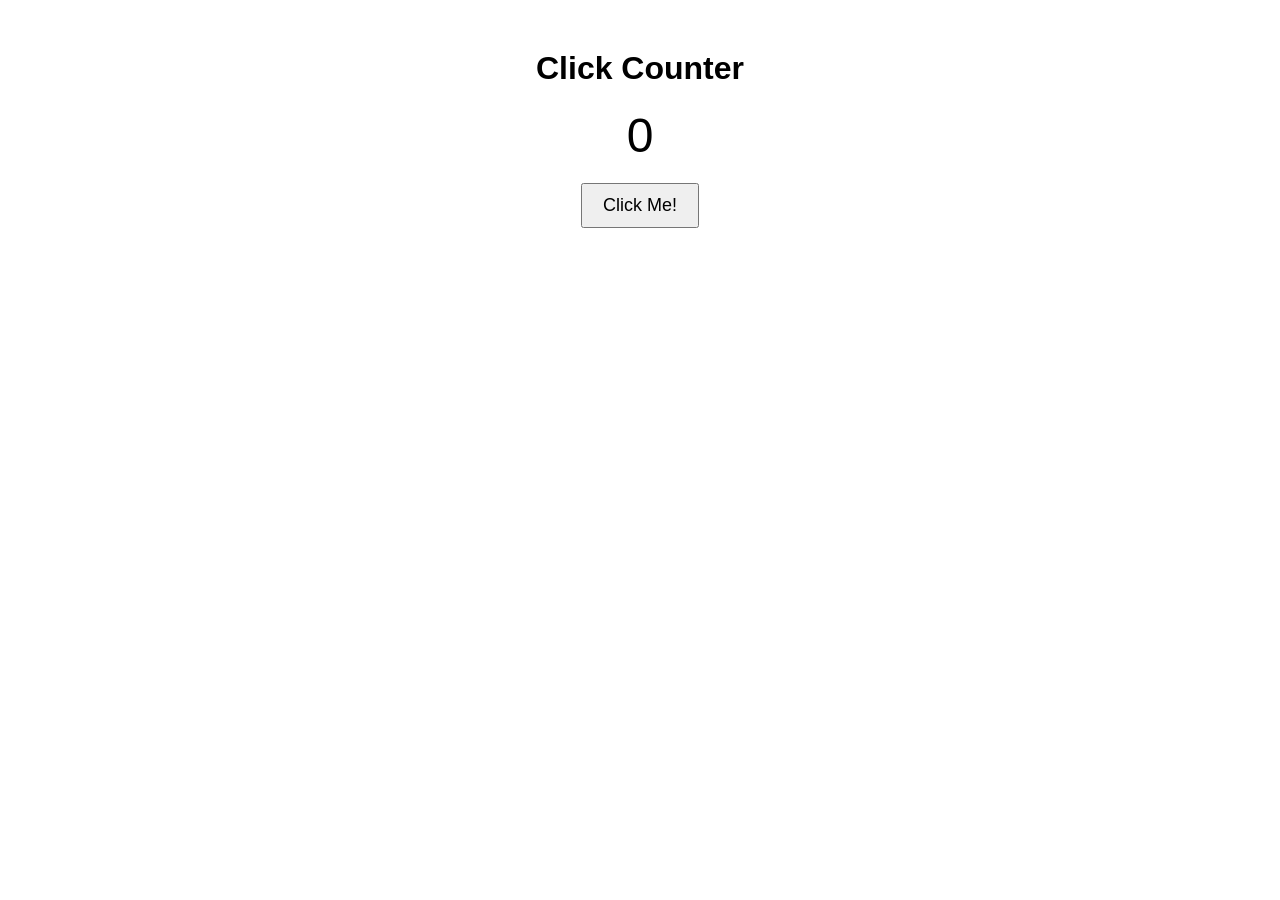
<file: Laboratorul 1/index.html>
<!DOCTYPE html>
<html lang="en">
<head>
  <meta charset="UTF-8">
  <title>Click Counter</title>
  <link rel="stylesheet" href="main.css">
</head>
<body>

  <h1>Click Counter</h1>
  <div id="count">0</div>
  <button id="btn">Click Me!</button>

  <script src="main.js"></script>
</body>
</html>
</file>
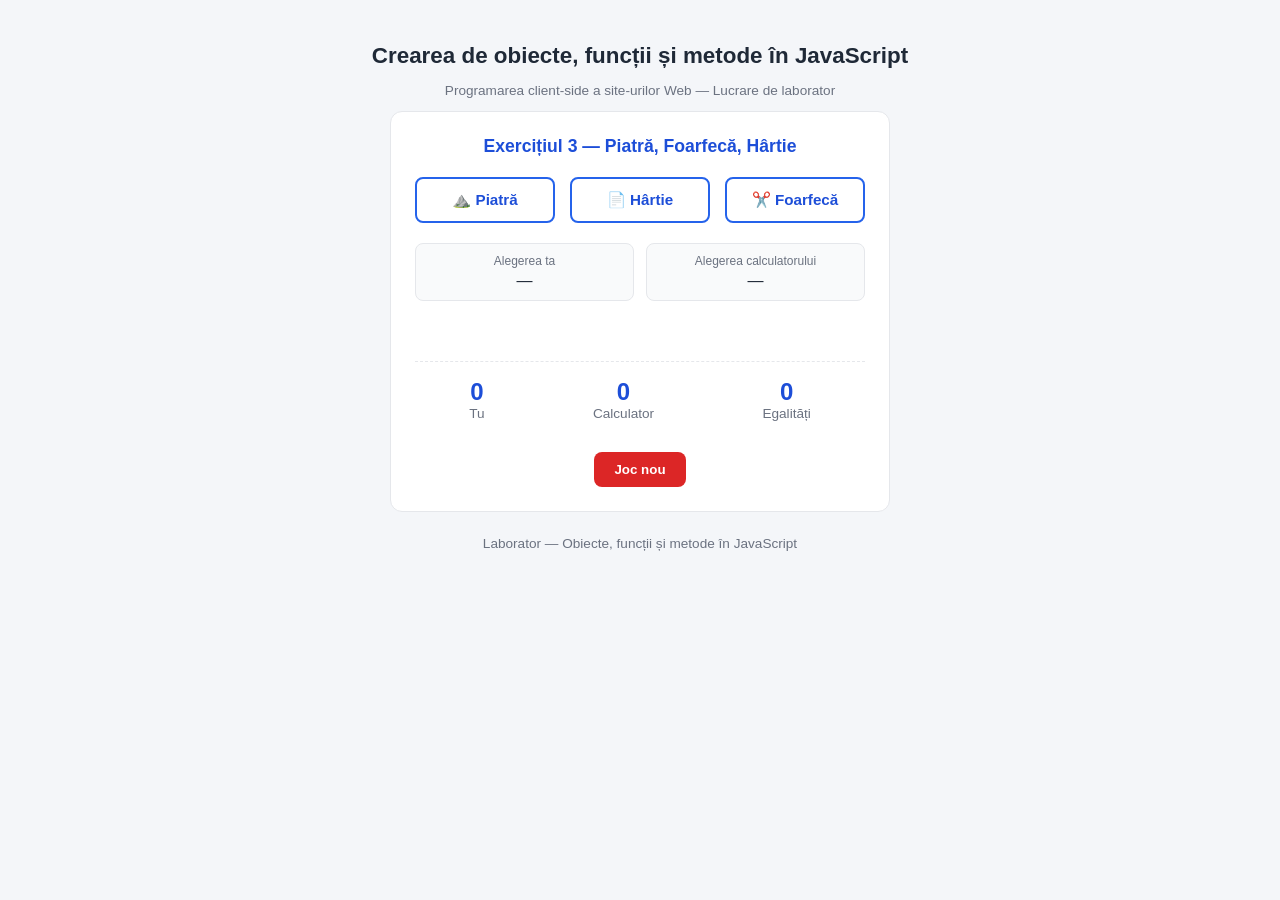
<file: Laboratorul 3/index.html>
<!DOCTYPE html>
<html lang="ro">
<head>
  <meta charset="UTF-8">
  <meta name="viewport" content="width=device-width, initial-scale=1.0">
  <title>Lucrare de laborator — Obiecte, funcții și metode în JavaScript</title>
  <link rel="stylesheet" href="style.css">
</head>
<body>

<h1>Crearea de obiecte, funcții și metode în JavaScript</h1>
<p class="subtitle">Programarea client-side a site-urilor Web — Lucrare de laborator</p>

<div class="container">

  <div class="card">
    <h2>Exercițiul 3 — Piatră, Foarfecă, Hârtie</h2>  

    <div class="choices">
      <button class="choice-btn" id="btn-piatra" data-alegere="piatra">⛰️ Piatră</button>
      <button class="choice-btn" id="btn-hartie" data-alegere="hartie">📄 Hârtie</button>
      <button class="choice-btn" id="btn-foarfeca" data-alegere="foarfeca">✂️ Foarfecă</button>
    </div>

    <div class="rezultat-rundei">
      <div>
        <span class="label">Alegerea ta</span>
        <span id="alegere-utilizator">—</span>
      </div>
      <div>
        <span class="label">Alegerea calculatorului</span>
        <span id="alegere-calculator">—</span>
      </div>
    </div>

    <p id="mesaj-runda"></p>

    <div class="scor">
      <div class="scor-item">
        <div class="valoare" id="scor-player">0</div>
        <div class="eticheta">Tu</div>
      </div>
      <div class="scor-item">
        <div class="valoare" id="scor-calculator">0</div>
        <div class="eticheta">Calculator</div>
      </div>
      <div class="scor-item">
        <div class="valoare" id="scor-egalitati">0</div>
        <div class="eticheta">Egalități</div>
      </div>
    </div>

    <p id="mesaj-conducere"></p>
    <p id="mesaj-castigator"></p>

    <div class="actions">
      <button id="btn-reset">Joc nou</button>
    </div>
  </div>

</div>

<footer>Laborator — Obiecte, funcții și metode în JavaScript</footer>

<script src="script.js"></script>
<style src="style.css"></style>
</body>
</html>
</file>
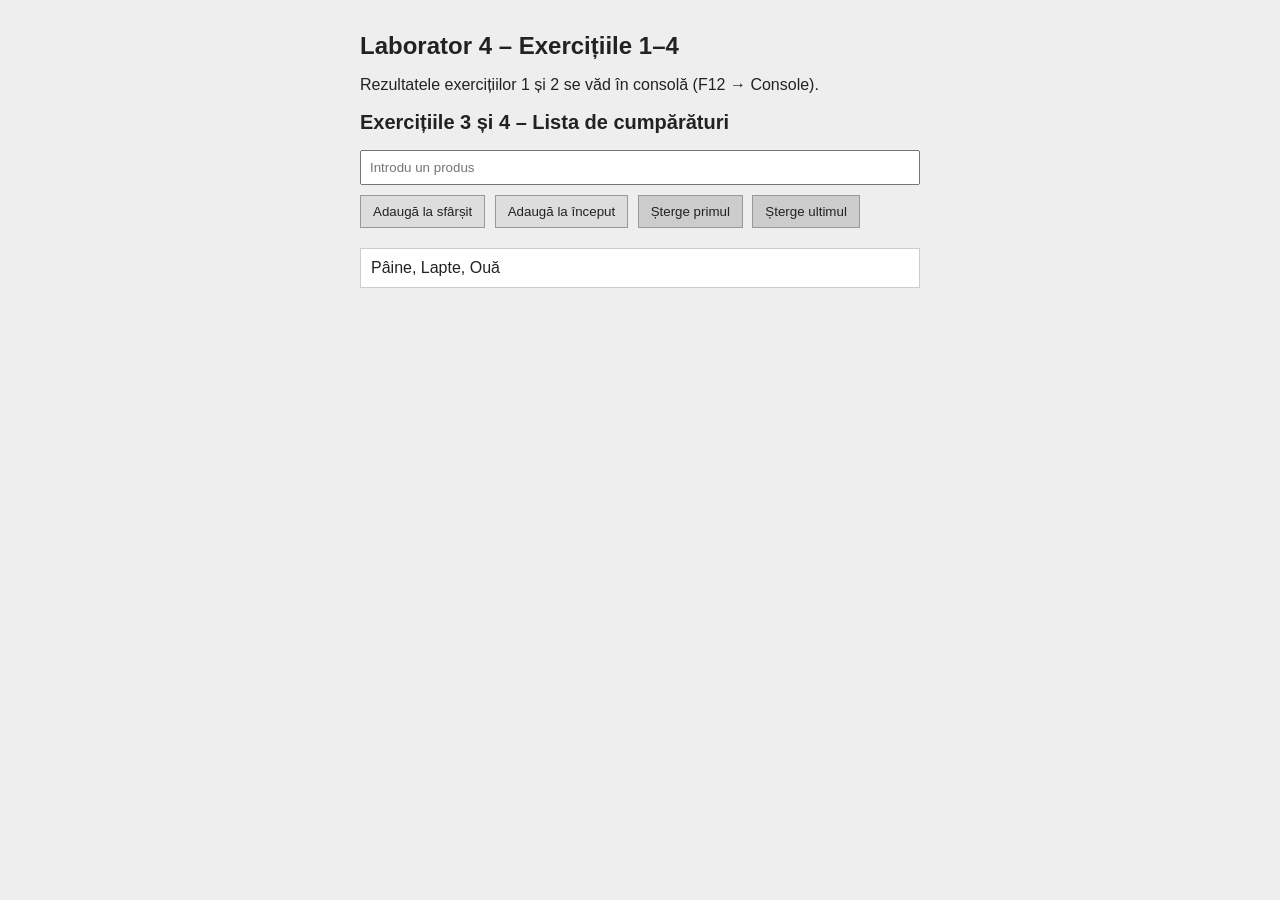
<file: Laboratorul 4/index.html>
<!DOCTYPE html>
<html lang="ro">
<head>
<meta charset="UTF-8">
<meta name="viewport" content="width=device-width, initial-scale=1">
<title>Laborator 4 - Exercițiile 1-4</title>
<link rel="stylesheet" href="style.css">
</head>
<body>
<h1>Laborator 4 – Exercițiile 1–4</h1>
<p>Rezultatele exercițiilor 1 și 2 se văd în consolă (F12 → Console).</p>

<h2>Exercițiile 3 și 4 – Lista de cumpărături</h2>
<input type="text" id="produs" placeholder="Introdu un produs">
<div>
  <button onclick="adaugaSfarsit()">Adaugă la sfârșit</button>
  <button onclick="adaugaInceput()">Adaugă la început</button>
  <button class="sterge" onclick="stergePrimul()">Șterge primul</button>
  <button class="sterge" onclick="stergeUltimul()">Șterge ultimul</button>
</div>
<div id="lista"></div>

<script src="script.js"></script>
</body>
</html>
</file>
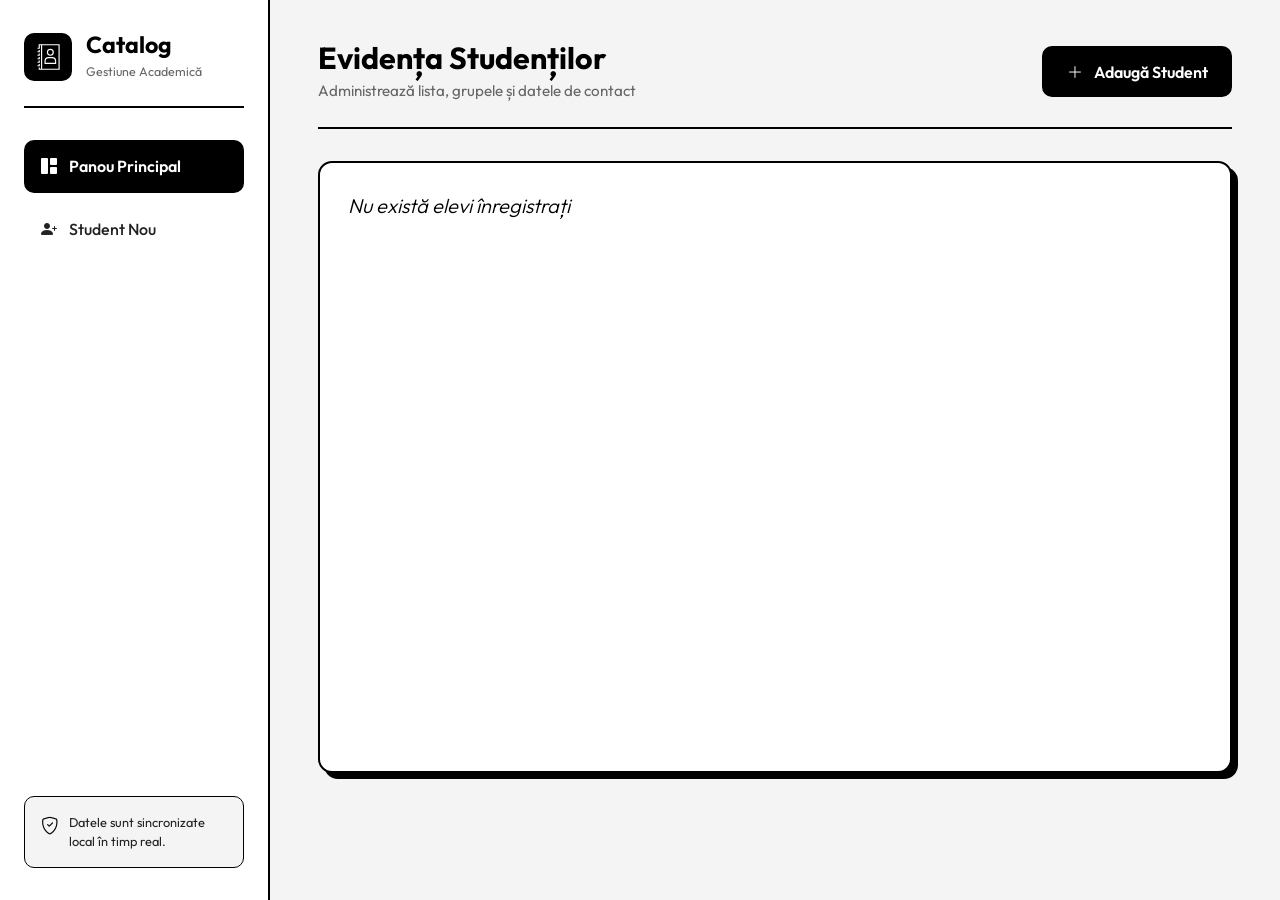
<file: Laboratorul 6/index.html>
<!DOCTYPE html>
<html lang="ro">
<head>
    <meta charset="UTF-8">
    <meta name="viewport" content="width=device-width, initial-scale=1.0">
    <title>Catalog Studenți</title>
    <link rel="stylesheet" href="https://cdn.jsdelivr.net/npm/bootstrap-icons@1.11.3/font/bootstrap-icons.min.css">
    <link href="https://cdn.jsdelivr.net/npm/bootstrap@5.3.3/dist/css/bootstrap.min.css" 
          rel="stylesheet" 
          integrity="sha384-QWTKZyjpPEjISv5WaRU9OFeRpok6YctnYmDr5pNlyT2bRjXh0JMhjY6hW+ALEwIH" 
          crossorigin="anonymous">
    <link rel="stylesheet" href="style.css">
</head>
<body>

    <div class="app-wrapper">
        <aside class="sidebar">
            <div class="brand-box">
                <div class="brand-icon">
                    <svg xmlns="http://www.w3.org/2000/svg" width="28" height="28" viewBox="0 0 24 24">
                        <path d="M4 4H3v1h2V2h1v20H5v-1H4v2h18V1H4zm3-2h14v20H7zM5 20H3v-1h1v-1h1zm0-6H3v-1h1v-1h1zm0-6H3V7h1V6h1zm0 
                        3H3v-1h1V9h1zm0 6H3v-1h1v-1h1zm10.5-5h-3A3.504 3.504 0 0 0 9 15.5V18h10v-2.5a3.504 3.504 0 0 0-3.5-3.5zm2.5 
                        5h-8v-1.5a2.503 2.503 0 0 1 2.5-2.5h3a2.503 2.503 0 0 1 2.5 2.5zm-4-6a3 3 0 1 0-3-3 3.003 3.003 0 0 0 3 
                        3zm0-5a2 2 0 1 1-2 2 2.002 2.002 0 0 1 2-2z"/>
                    </svg>
                </div>
                <div>
                    <h1 class="brand-title">Catalog</h1>
                    <span class="brand-subtitle">Gestiune Academică</span>
                </div>
            </div>

            <nav class="sidebar-nav">
                <a href="#" class="nav-item active">
                    <i class="bi bi-grid-1x2-fill"></i>
                    <span>Panou Principal</span>
                </a>
                <a href="#offcanvasAddStudent" class="nav-item" data-bs-toggle="modal" data-bs-target="#offcanvasAddStudent">
                    <i class="bi bi-person-plus-fill"></i>
                    <span>Student Nou</span>
                </a>
            </nav>

            <div class="sidebar-footer">
                <div class="info-card">
                    <i class="bi bi-shield-check"></i>
                    <p>Datele sunt sincronizate local în timp real.</p>
                </div>
            </div>
        </aside>

        <main class="main-panel">
            <header class="topbar">
                <div>
                    <h2 class="page-heading">Evidența Studenților</h2>
                    <p class="page-subheading">Administrează lista, grupele și datele de contact</p>
                </div>

                <button class="btn btn-primary btn-add-main" data-bs-toggle="modal" data-bs-target="#offcanvasAddStudent">
                    <i class="bi bi-plus-lg me-2"></i> Adaugă Student
                </button>
            </header>

            <section class="content-card">
                <div class="content"></div>
            </section>
        </main>
    </div>

    <div class="modal fade" id="offcanvasAddStudent" tabindex="-1" aria-labelledby="offcanvasAddStudentLabel" aria-hidden="true">
        <div class="modal-dialog modal-dialog-centered">
            <div class="modal-content custom-modal">
                <div class="modal-header">
                    <div>
                        <h5 class="modal-title" id="offcanvasAddStudentLabel">Adaugă un student</h5>
                        <small class="text-muted">Completează toate câmpurile obligatorii</small>
                    </div>
                    <button type="button" class="btn-close btn-close-white" data-bs-dismiss="modal" aria-label="Close"></button>
                </div>
                <div class="modal-body">
                    <form class="offcanvas-form">
                        <div class="row g-3">
                            <div class="col-md-6">
                                <label for="firstname" class="form-label">Prenume:</label>
                                <div id="firstnameDiv">
                                    <input class="form-control" id="firstname" placeholder="e.g. Mario">
                                    <p></p>
                                </div>
                            </div>
                            <div class="col-md-6">
                                <label for="lastname" class="form-label">Nume:</label>
                                <div id="lastnameDiv">
                                    <input class="form-control" id="lastname" placeholder="e.g. Benieto">
                                    <p></p>
                                </div>
                            </div>
                            <div class="col-md-5">
                                <label for="age" class="form-label">Vârsta:</label>
                                <div id="ageDiv">
                                    <input type="number" class="form-control" id="age" placeholder="e.g. 18">
                                    <p></p>
                                </div>
                            </div>
                            <div class="col-md-7">
                                <label for="class" class="form-label">Clasa:</label>
                                <div id="classDiv">
                                    <input class="form-control" id="class" placeholder="e.g. RTC-261">
                                    <p></p>
                                </div>
                            </div>
                            <div class="col-12">
                                <label for="email" class="form-label">Email-ul:</label>
                                <div id="emailDiv">
                                    <div class="input-group">
                                        <input type="email" class="form-control" id="email" placeholder="e.g. mario@example.com">
                                        <span class="input-group-text">@</span>
                                    </div>
                                    <p></p>
                                </div>
                            </div>
                        </div>

                        <div class="modal-footer-custom mt-4">
                            <button type="button" class="btn btn-cancel" data-bs-dismiss="modal">Anulează</button>
                            <button type="submit" class="btn btn-secondary" id="studentSubmit">Salvează Studentul</button>
                        </div>
                    </form>
                </div>
            </div>
        </div>
    </div>

    <div class="modal fade" id="offcanvasEditStudent" tabindex="-1" aria-labelledby="offcanvasEditStudentLabel" aria-hidden="true">
        <div class="modal-dialog modal-dialog-centered">
            <div class="modal-content custom-modal">
                <div class="modal-header">
                    <div>
                        <h5 class="modal-title" id="offcanvasEditStudentLabel">Editează datele studentului</h5>
                        <small class="text-muted">Actualizează informațiile selectate</small>
                    </div>
                    <button type="button" class="btn-close btn-close-white" data-bs-dismiss="modal" aria-label="Close"></button>
                </div>
                <div class="modal-body">
                    <form class="offcanvas-form">
                        <div class="row g-3">
                            <div class="col-md-6">
                                <label for="firstnameEdit" class="form-label">Prenume:</label>
                                <div id="firstnameEditDiv">
                                    <input class="form-control" id="firstnameEdit" placeholder="e.g. Mario">
                                    <p></p>
                                </div>
                            </div>
                            <div class="col-md-6">
                                <label for="lastnameEdit" class="form-label">Nume:</label>
                                <div id="lastnameEditDiv">
                                    <input class="form-control" id="lastnameEdit" placeholder="e.g. Benieto">
                                    <p></p>
                                </div>
                            </div>
                            <div class="col-md-5">
                                <label for="ageEdit" class="form-label">Vârsta:</label>
                                <div id="ageEditDiv">
                                    <input type="number" class="form-control" id="ageEdit" placeholder="e.g. 18">
                                    <p></p>
                                </div>
                            </div>
                            <div class="col-md-7">
                                <label for="classEdit" class="form-label">Clasa:</label>
                                <div id="classEditDiv">
                                    <input class="form-control" id="classEdit" placeholder="e.g. RTC-261">
                                    <p></p>
                                </div>
                            </div>
                            <div class="col-12">
                                <label for="emailEdit" class="form-label">Email-ul:</label>
                                <div id="emailEditDiv">
                                    <div class="input-group">
                                        <input type="email" class="form-control" id="emailEdit" placeholder="e.g. mario@example.com">
                                        <span class="input-group-text">@</span>
                                    </div>
                                    <p></p>
                                </div>
                            </div>
                        </div>

                        <div class="modal-footer-custom mt-4">
                            <button type="button" class="btn btn-cancel" data-bs-dismiss="modal">Anulează</button>
                            <button type="submit" class="btn btn-secondary" id="studentEdit">Actualizează</button>
                        </div>
                    </form>
                </div>
            </div>
        </div>
    </div>

    <script src="https://cdn.jsdelivr.net/npm/bootstrap@5.3.3/dist/js/bootstrap.bundle.min.js" 
            integrity="sha384-YvpcrYf0tY3lHB60NNkmXc5s9fDVZLESaAA55NDzOxhy9GkcIdslK1eN7N6jIeHz" 
            crossorigin="anonymous"></script>
    <script src="script.js"></script>
</body>
</html>
</file>
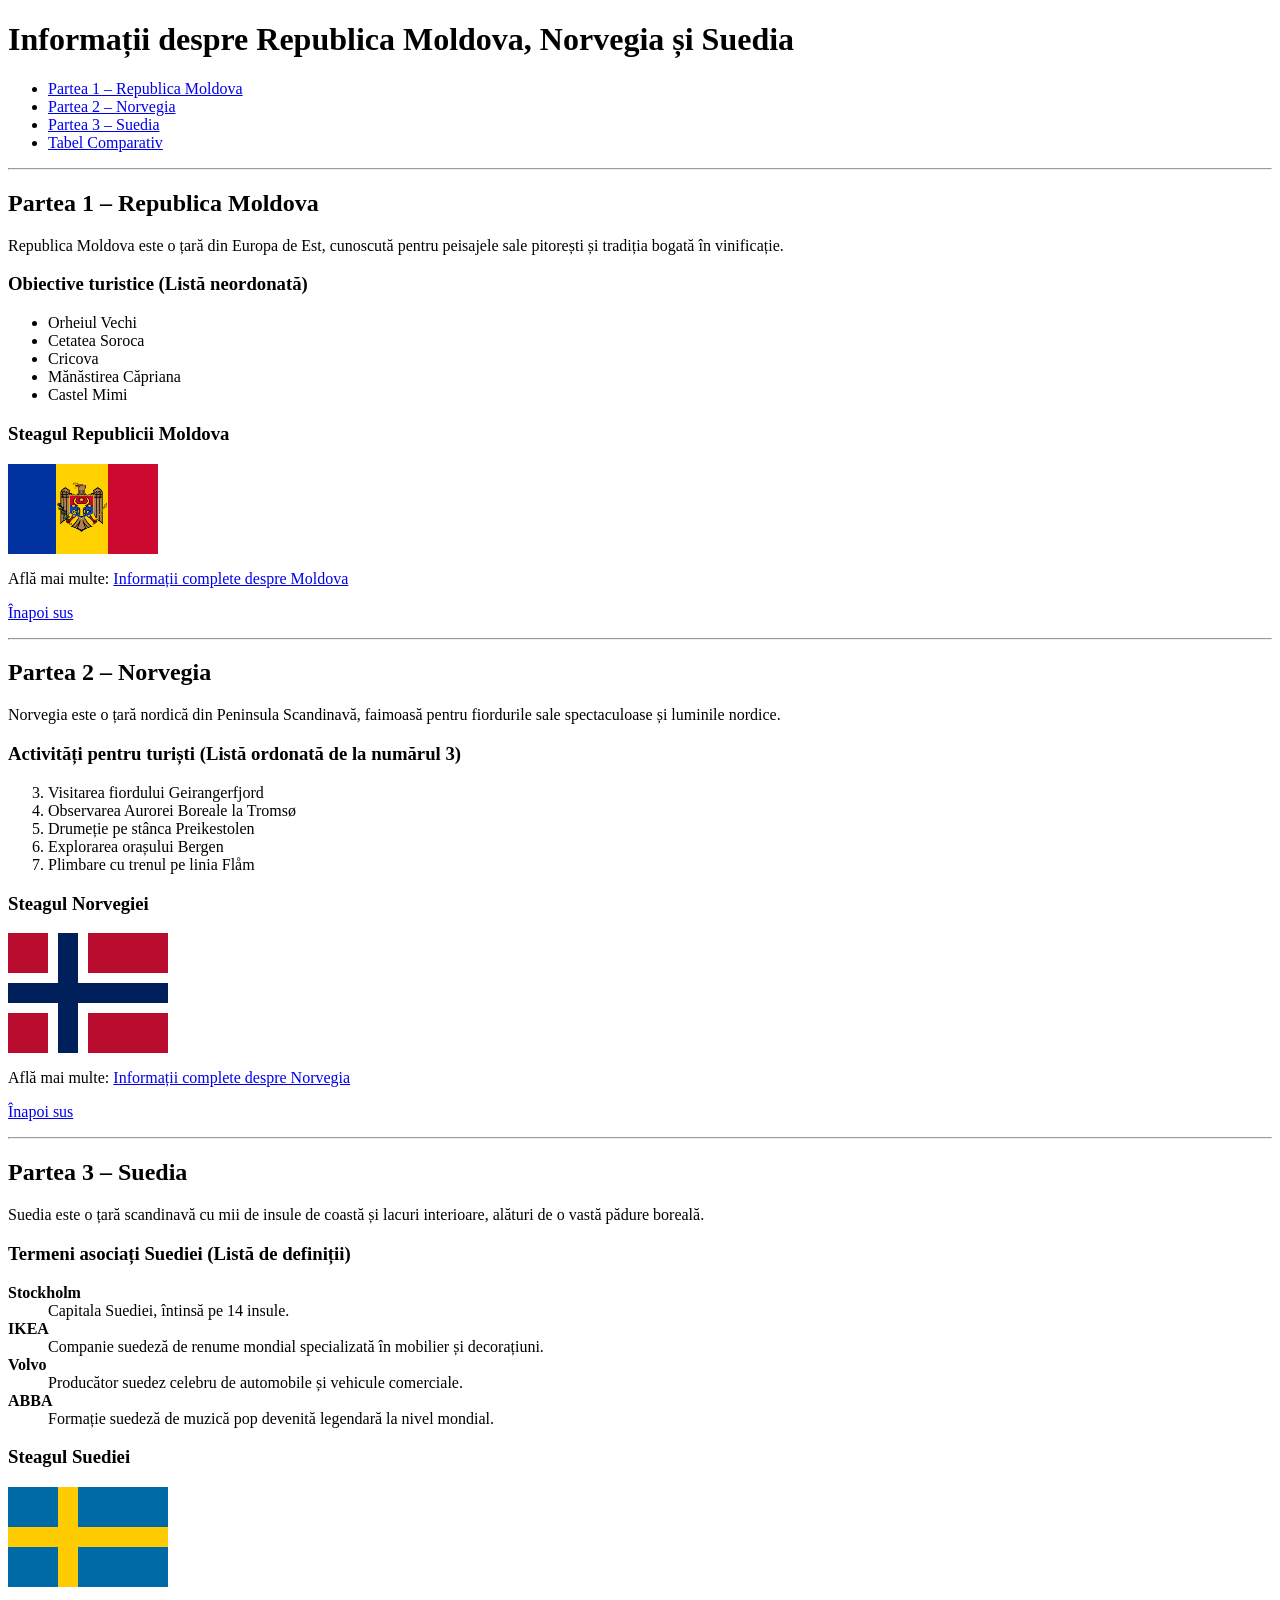
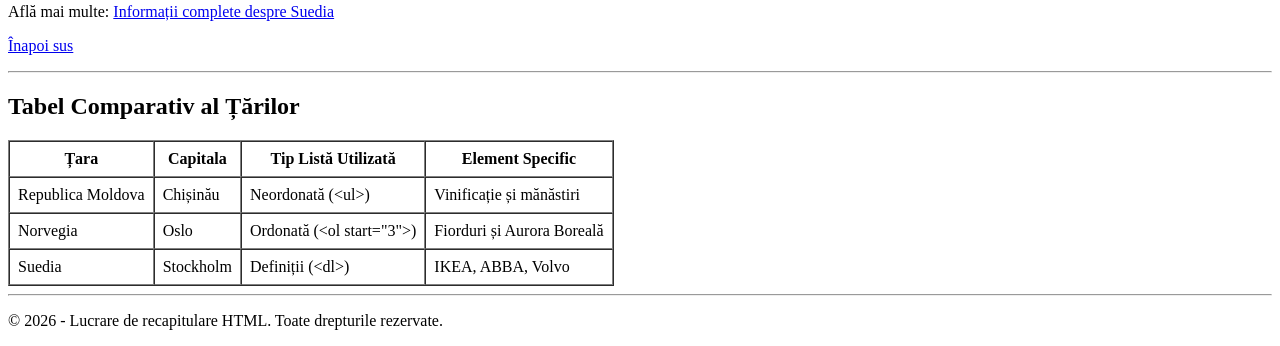
<file: Laboratorul 2/lab2.html>
<!DOCTYPE html>
<html lang="ro">
<head>
    <meta charset="UTF-8">
    <title>Recapitulare HTML - Moldova, Norvegia, Suedia</title>
</head>
<body>

    <header id="top">
        <h1>Informații despre Republica Moldova, Norvegia și Suedia</h1>
        <nav>
            <ul>
                <li><a href="#moldova">Partea 1 – Republica Moldova</a></li>
                <li><a href="#norvegia">Partea 2 – Norvegia</a></li>
                <li><a href="#suedia">Partea 3 – Suedia</a></li>
                <li><a href="#comparatie">Tabel Comparativ</a></li>
            </ul>
        </nav>
    </header>

    <hr>

    <section>
        <div id="moldova">
            <h2>Partea 1 – Republica Moldova</h2>
            <p>Republica Moldova este o țară din Europa de Est, cunoscută pentru peisajele sale pitorești și tradiția bogată în vinificație.</p>
            
            
            <h3>Obiective turistice (Listă neordonată)</h3>
            <ul>
                <li>Orheiul Vechi</li>
                <li>Cetatea Soroca</li>
                <li>Cricova</li>
                <li>Mănăstirea Căpriana</li>
                <li>Castel Mimi</li>
            </ul>

            <h3>Steagul Republicii Moldova </h3>
            <table style="border-collapse: collapse;" width="150" height="90">
                <tr>
                    <td bgcolor="#0033A0" width="33%"></td>
                    <td bgcolor="#FFD100" width="33%"><img src="stemaMD.png" width="50px" height="50px"  alt=""></td>
                    <td bgcolor="#CC092F" width="34%"></td>
                </tr>
            </table>

            <p>
                Află mai multe: <a href="https://ro.wikipedia.org/wiki/Republica_Moldova">Informații complete despre Moldova</a>
            </p>
            <p><a href="#top">Înapoi sus</a></p>
        </div>
    </section>

    <hr>

    <section>
        <div id="norvegia">
            <h2>Partea 2 – Norvegia</h2>
            <p>Norvegia este o țară nordică din Peninsula Scandinavă, faimoasă pentru fiordurile sale spectaculoase și luminile nordice.</p>
            
            
            <h3>Activități pentru turiști (Listă ordonată de la numărul 3)</h3>
            <ol start="3">
                <li>Visitarea fiordului Geirangerfjord</li>
                <li>Observarea Aurorei Boreale la Tromsø</li>
                <li>Drumeție pe stânca Preikestolen</li>
                <li>Explorarea orașului Bergen</li>
                <li>Plimbare cu trenul pe linia Flåm</li>
            </ol>

            <h3>Steagul Norvegiei </h3>
            <table border="0" width="160" height="110" cellspacing="0" cellpadding="0">
                <tr height="40">
                    <td bgcolor="#BA0C2F" width="40"></td>
                    <td bgcolor="#FFFFFF" width="10"></td>
                    <td bgcolor="#00205B" width="20"></td>
                    <td bgcolor="#FFFFFF" width="10"></td>
                    <td bgcolor="#BA0C2F" width="80"></td>
                </tr>
                <tr height="10">
                    <td bgcolor="#FFFFFF"></td>
                    <td bgcolor="#FFFFFF"></td>
                    <td bgcolor="#00205B"></td>
                    <td bgcolor="#FFFFFF"></td>
                    <td bgcolor="#FFFFFF"></td>
                </tr>
                <tr height="20">
                    <td bgcolor="#00205B" colspan="5"></td>
                </tr>
                <tr height="10">
                    <td bgcolor="#FFFFFF"></td>
                    <td bgcolor="#FFFFFF"></td>
                    <td bgcolor="#00205B"></td>
                    <td bgcolor="#FFFFFF"></td>
                    <td bgcolor="#FFFFFF"></td>
                </tr>
                <tr height="40">
                    <td bgcolor="#BA0C2F"></td>
                    <td bgcolor="#FFFFFF"></td>
                    <td bgcolor="#00205B"></td>
                    <td bgcolor="#FFFFFF"></td>
                    <td bgcolor="#BA0C2F"></td>
                </tr>
            </table>

            <p>
                Află mai multe: <a href="https://ro.wikipedia.org/wiki/Norvegia">Informații complete despre Norvegia</a>
            </p>
            <p><a href="#top">Înapoi sus</a></p>
        </div>
    </section>

    <hr>

    <section>
        <div id="suedia">
            <h2>Partea 3 – Suedia</h2>
            <p>Suedia este o țară scandinavă cu mii de insule de coastă și lacuri interioare, alături de o vastă pădure boreală.</p>
            
            
            <h3>Termeni asociați Suediei (Listă de definiții)</h3>
            <dl>
                <dt><strong>Stockholm</strong></dt>
                <dd>Capitala Suediei, întinsă pe 14 insule.</dd>
                
                <dt><strong>IKEA</strong></dt>
                <dd>Companie suedeză de renume mondial specializată în mobilier și decorațiuni.</dd>
                
                <dt><strong>Volvo</strong></dt>
                <dd>Producător suedez celebru de automobile și vehicule comerciale.</dd>
                
                <dt><strong>ABBA</strong></dt>
                <dd>Formație suedeză de muzică pop devenită legendară la nivel mondial.</dd>
            </dl>

            <h3>Steagul Suediei </h3>
            <table border="0" width="160" height="100" cellspacing="0" cellpadding="0">
                <tr>
                    <td bgcolor="#006AA7" width="50" height="40"></td>
                    <td bgcolor="#FECC00" width="20" rowspan="3"></td>
                    <td bgcolor="#006AA7" width="90"></td>
                </tr>
                <tr>
                    <td bgcolor="#FECC00" height="20"></td>
                    <td bgcolor="#FECC00"></td>
                </tr>
                <tr>
                    <td bgcolor="#006AA7" height="40"></td>
                    <td bgcolor="#006AA7"></td>
                </tr>
            </table>

            <p>
                Află mai multe: <a href="https://ro.wikipedia.org/wiki/Suedia">Informații complete despre Suedia</a>
            </p>
            <p><a href="#top">Înapoi sus</a></p>
        </div>
    </section>

    <hr>

    <section id="comparatie">
        <h2>Tabel Comparativ al Țărilor</h2>
        <table border="1" cellpadding="8" cellspacing="0">
            <thead>
                <tr>
                    <th>Țara</th>
                    <th>Capitala</th>
                    <th>Tip Listă Utilizată</th>
                    <th>Element Specific</th>
                </tr>
            </thead>
            <tbody>
                <tr>
                    <td>Republica Moldova</td>
                    <td>Chișinău</td>
                    <td>Neordonată (&lt;ul&gt;)</td>
                    <td>Vinificație și mănăstiri</td>
                </tr>
                <tr>
                    <td>Norvegia</td>
                    <td>Oslo</td>
                    <td>Ordonată (&lt;ol start="3"&gt;)</td>
                    <td>Fiorduri și Aurora Boreală</td>
                </tr>
                <tr>
                    <td>Suedia</td>
                    <td>Stockholm</td>
                    <td>Definiții (&lt;dl&gt;)</td>
                    <td>IKEA, ABBA, Volvo</td>
                </tr>
            </tbody>
        </table>
    </section>

    <hr>

    <footer>
        <p>&copy; 2026 - Lucrare de recapitulare HTML. Toate drepturile rezervate.</p>
    </footer>

</body>
</html>
</file>
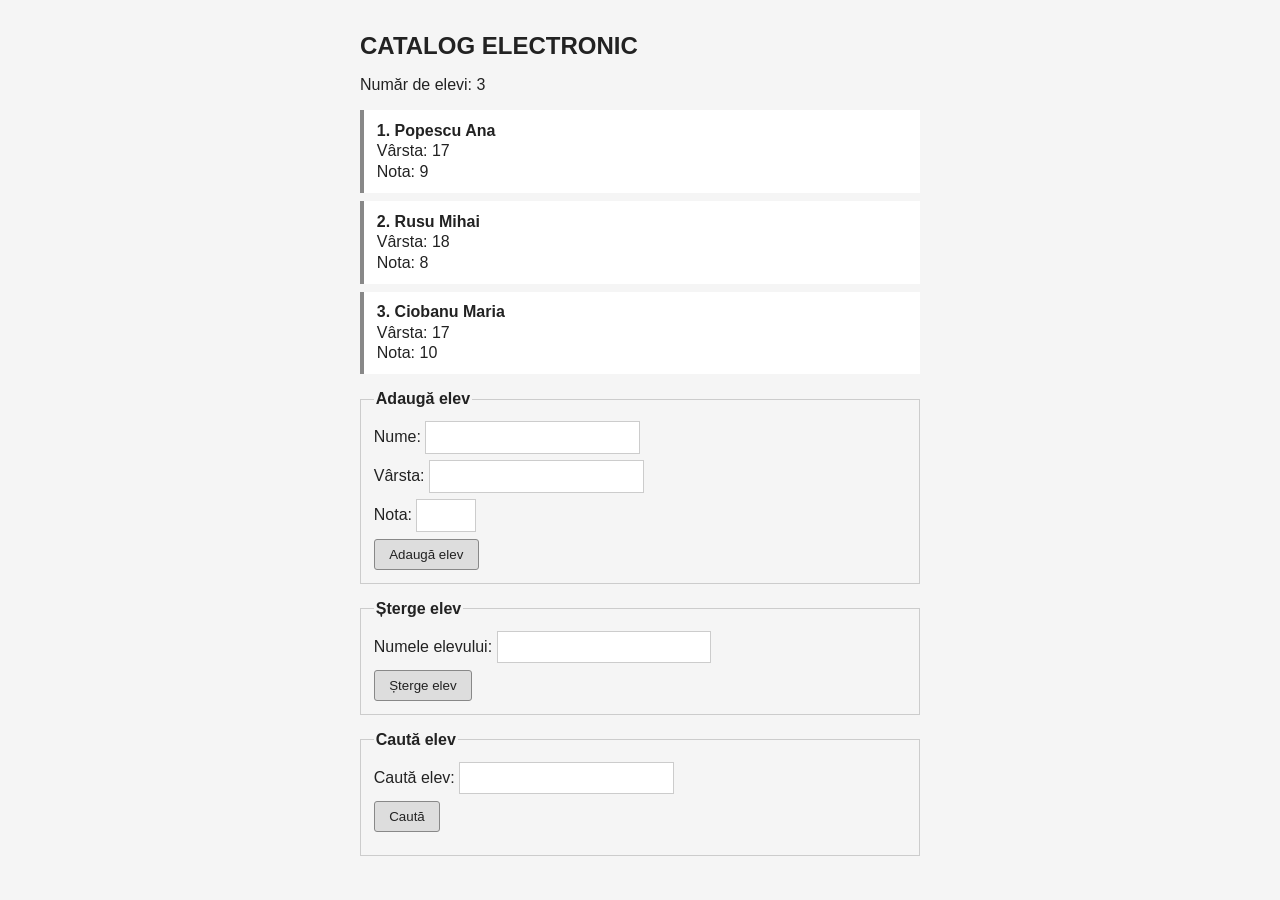
<file: Laboratorul 4/base.html>
<!DOCTYPE html>
<html lang="ro">
<head>
<meta charset="UTF-8">
<meta name="viewport" content="width=device-width, initial-scale=1">
<title>Catalog electronic</title>
<link rel="stylesheet" href="base.css">
</head>
<body>
<h1>CATALOG ELECTRONIC</h1>
<p id="numar"></p>
<div id="catalog"></div>

<fieldset>
  <legend>Adaugă elev</legend>
  <label>Nume: <input type="text" id="nume"></label>
  <label>Vârsta: <input type="number" id="varsta" min="1"></label>
  <label>Nota: <input type="number" id="nota" min="1" max="10"></label>
  <button onclick="adaugaElev()">Adaugă elev</button>
</fieldset>

<fieldset>
  <legend>Șterge elev</legend>
  <label>Numele elevului: <input type="text" id="numeSterge"></label>
  <button onclick="stergeElev()">Șterge elev</button>
</fieldset>

<fieldset>
  <legend>Caută elev</legend>
  <label>Caută elev: <input type="text" id="numeCauta"></label>
  <button onclick="cautaElev()">Caută</button>
  <div id="rezultat"></div>
</fieldset>

<script src="base.js"></script>
</body>
</html>
</file>
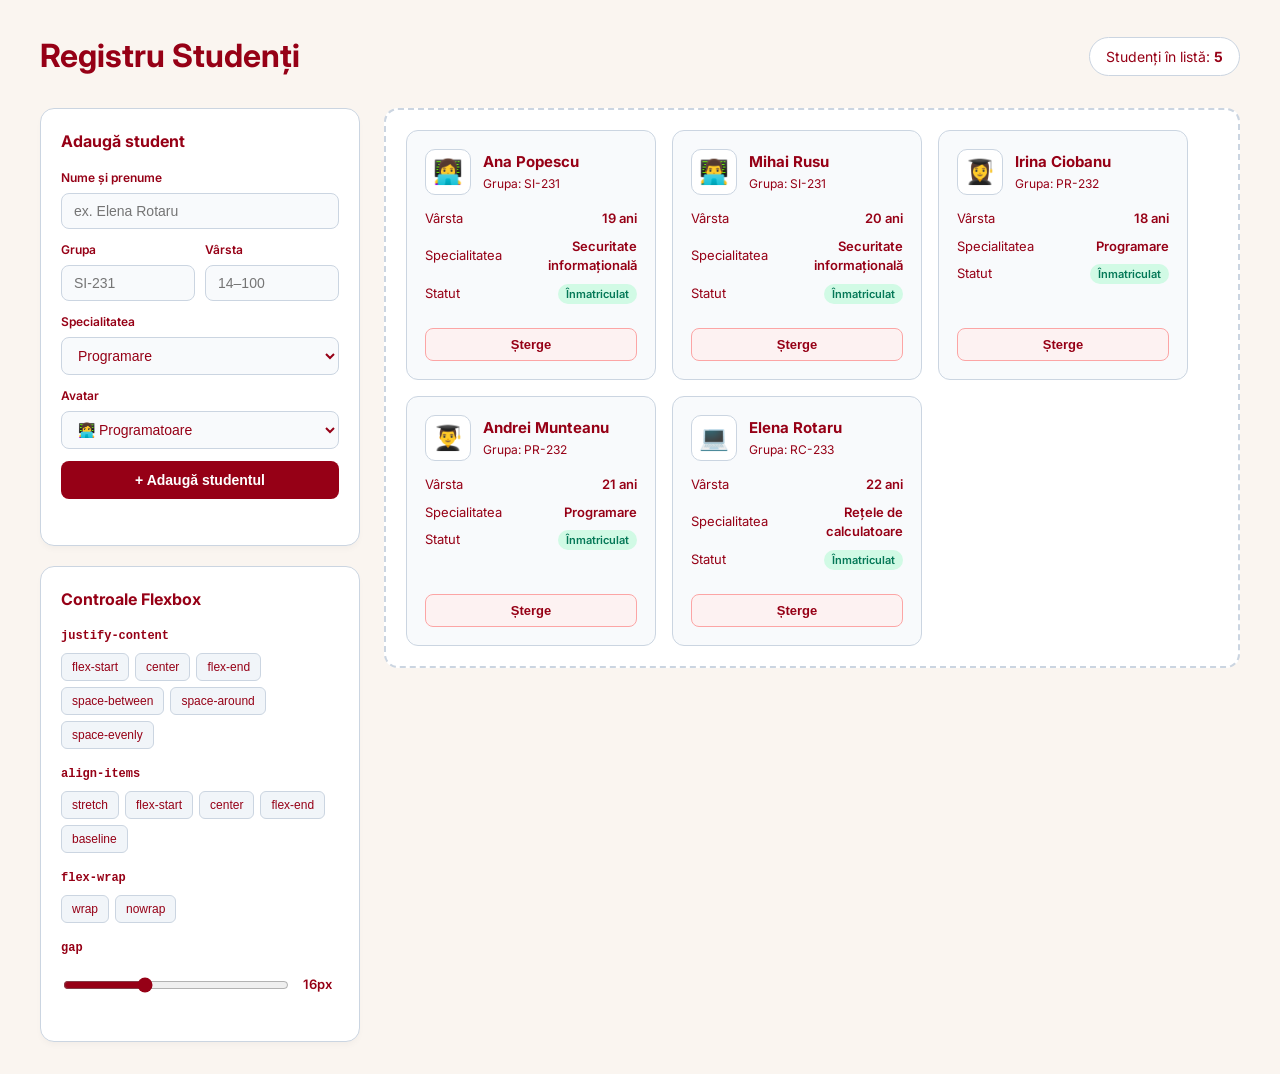
<file: Laboratorul 5/lab5.html>
<!doctype html>
<html lang="ro">
<head>
  <meta charset="utf-8">
  <meta name="viewport" content="width=device-width, initial-scale=1">
  <title>Registru Studenți</title>
  <link rel="preconnect" href="https://fonts.googleapis.com">
  <link rel="preconnect" href="https://fonts.gstatic.com" crossorigin>
  <link href="https://fonts.googleapis.com/css2?family=Inter:wght@400;500;600;700&display=swap" rel="stylesheet">
  <link rel="stylesheet" href="style.css">
</head>
<body>

<div class="wrap">
  <header class="header-main">
    <div>
      <h1>Registru Studenți</h1>
    </div>
    <div class="count">
      Studenți în listă: <strong id="nr">0</strong>
    </div>
  </header>

  <div class="layout">
    <aside class="side">

      <section class="panel">
        <h2>Adaugă student</h2>
        <form id="form" onsubmit="adaugaStudent(event)">
          <div class="field full">
            <label for="f-nume">Nume și prenume</label>
            <input id="f-nume" placeholder="ex. Elena Rotaru" required>
          </div>
          
          <div class="form-row">
            <div class="field">
              <label for="f-grupa">Grupa</label>
              <input id="f-grupa" placeholder="SI-231" required>
            </div>
            <div class="field">
              <label for="f-varsta">Vârsta</label>
              <input id="f-varsta" type="number" min="14" max="100" placeholder="14–100" required>
            </div>
          </div>

          <div class="field full">
            <label for="f-spec">Specialitatea</label>
            <select id="f-spec">
              <option>Programare</option>
              <option>Securitate informațională</option>
              <option>Rețele de calculatoare</option>
              <option>Design web</option>
              <option>Analiza datelor</option>
            </select>
          </div>

          <div class="field full">
            <label for="f-avatar">Avatar</label>
            <select id="f-avatar">
              <option value="👩‍💻">👩‍💻 Programatoare</option>
              <option value="👨‍💻">👨‍💻 Programator</option>
              <option value="👨‍🎓">👨‍🎓 Student</option>
              <option value="👩‍🎓">👩‍🎓 Studentă</option>
              <option value="💻">💻 Cercetător</option>
            </select>
          </div>

          <button class="btn" type="submit">+ Adaugă studentul</button>
          <p class="msg" id="msg"></p>
        </form>
      </section>

      <section class="panel">
        <h2>Controale Flexbox</h2>

        <div class="ctl">
          <span>justify-content</span>
          <div class="chips">
            <button class="chip active" onclick="schimbaJustify('flex-start', this)">flex-start</button>
            <button class="chip" onclick="schimbaJustify('center', this)">center</button>
            <button class="chip" onclick="schimbaJustify('flex-end', this)">flex-end</button>
            <button class="chip" onclick="schimbaJustify('space-between', this)">space-between</button>
            <button class="chip" onclick="schimbaJustify('space-around', this)">space-around</button>
            <button class="chip" onclick="schimbaJustify('space-evenly', this)">space-evenly</button>
          </div>
        </div>

        <div class="ctl">
          <span>align-items</span>
          <div class="chips">
            <button class="chip active" onclick="schimbaAlign('stretch', this)">stretch</button>
            <button class="chip" onclick="schimbaAlign('flex-start', this)">flex-start</button>
            <button class="chip" onclick="schimbaAlign('center', this)">center</button>
            <button class="chip" onclick="schimbaAlign('flex-end', this)">flex-end</button>
            <button class="chip" onclick="schimbaAlign('baseline', this)">baseline</button>
          </div>
        </div>

        <div class="ctl">
          <span>flex-wrap</span>
          <div class="chips">
            <button class="chip active" onclick="schimbaWrap('wrap', this)">wrap</button>
            <button class="chip" onclick="schimbaWrap('nowrap', this)">nowrap</button>
          </div>
        </div>

        <div class="ctl">
          <span>gap</span>
          <div class="gaprow">
            <input id="gap" type="range" min="0" max="48" step="2" value="16" oninput="schimbaGap(this.value)">
            <output id="gap-out">16px</output>
          </div>
        </div>
      </section>

    </aside>

    <main class="stage-wrap">
      <div id="lista"></div>
    </main>
  </div>
</div>

<script src="script.js"></script>
</body>
</html>
</file>
<file: Laboratorul 1/main.css>
body {
  font-family: sans-serif;
  text-align: center;
  margin-top: 50px;
}

#count {
  font-size: 48px;
  margin: 20px 0;
}

button {
  font-size: 18px;
  padding: 10px 20px;
  cursor: pointer;
}
</file>
<file: Laboratorul 3/style.css>
* {
  box-sizing: border-box;
  font-family: Arial, sans-serif;
}

body {
  background: #f4f6f9;
  color: #1f2937;
  padding: 20px;
  text-align: center;
}

.container {
  max-width: 500px;
  margin: 0 auto;
}

.card {
  background: #fff;
  border: 1px solid #e5e7eb;
  border-radius: 12px;
  padding: 24px;
}

h1 { font-size: 1.4rem; margin-bottom: 5px; }
h2 { color: #1d4ed8; font-size: 1.1rem; margin-top: 0; margin-bottom: 20px; }
.subtitle, footer { color: #6b7280; font-size: 0.85rem; }

.choices {
  display: flex;
  justify-content: center;
  gap: 15px;
  margin-bottom: 20px;
}

.choice-btn {
  flex: 1;
  padding: 12px 8px;
  border: 2px solid #2563eb;
  background: #fff;
  color: #1d4ed8;
  border-radius: 8px;
  cursor: pointer;
  font-weight: bold;
  font-size: 0.95rem;
}

.rezultat-rundei {
  display: flex;
  gap: 12px;
  margin-bottom: 16px;
}

.rezultat-rundei > div {
  flex: 1;
  background: #f9fafb;
  border: 1px solid #e5e7eb;
  border-radius: 8px;
  padding: 10px;
  display: flex;
  flex-direction: column;
  gap: 4px;
}

.label {
  font-size: 0.75rem;
  color: #6b7280;
}

#mesaj-runda {
  font-weight: bold;
  min-height: 24px;
  margin: 12px 0;
}

.castig, #mesaj-castigator { color: #16a34a; }
.pierdere { color: #dc2626; }
.egalitate { color: #d97706; }

.scor {
  display: flex;
  justify-content: space-around;
  margin-top: 20px;
  padding-top: 16px;
  border-top: 1px dashed #e5e7eb;
}

.valoare {
  font-size: 1.5rem;
  font-weight: bold;
  color: #1d4ed8;
}

.eticheta {
  font-size: 0.85rem;
  color: #6b7280;
}

#btn-reset {
  padding: 10px 20px;
  border: none;
  border-radius: 8px;
  background: #dc2626;
  color: #fff;
  font-weight: bold;
  cursor: pointer;
  margin-top: 15px;
}

footer { margin-top: 24px; }
</file>
<file: Laboratorul 4/style.css>
body {
  font-family: Arial;
  max-width: 560px;
  margin: 2rem auto;
  padding: 0 1rem;
  background: #eee;
  color: #222;
}

h1 {
  font-size: 24px;
}

h2 {
  font-size: 20px;
}

input {
  padding: 8px;
  width: 100%;
  box-sizing: border-box;
  margin-bottom: 10px;
}

button {
  padding: 8px 12px;
  margin: 0 5px 5px 0;
  border: 1px solid #999;
  background: #ddd;
  color: #222;
  cursor: pointer;
}

button.sterge {
  background: #ccc;
}

#lista {
  margin-top: 15px;
  padding: 10px;
  background: white;
  border: 1px solid #ccc;
}
</file>
<file: Laboratorul 6/style.css>
@import url('https://fonts.googleapis.com/css2?family=Outfit:wght@400;500;600;700&display=swap');

:root {
    --bg-body: #f4f4f4;
    --bg-sidebar: #ffffff;
    --bg-surface: #ffffff;
    --bg-input: #fafafa;
    --black: #000000;
    --white: #ffffff;
    --gray-dark: #222222;
    --gray-muted: #666666;
    --border-light: #e0e0e0;
}

* {
    box-sizing: border-box;
}

body {
    margin: 0;
    background-color: var(--bg-body);
    color: var(--black);
    font-family: 'Outfit', sans-serif;
    overflow-x: hidden;
}

.app-wrapper {
    display: flex;
    min-height: 100vh;
}

.sidebar {
    width: 270px;
    background-color: var(--bg-sidebar);
    border-right: 2px solid var(--black);
    padding: 2rem 1.5rem;
    display: flex;
    flex-direction: column;
    justify-content: space-between;
    position: sticky;
    top: 0;
    height: 100vh;
}

.brand-box {
    display: flex;
    align-items: center;
    gap: 14px;
    padding-bottom: 1.5rem;
    border-bottom: 2px solid var(--black);
}

.brand-icon {
    width: 48px;
    height: 48px;
    background: var(--black);
    border-radius: 10px;
    display: flex;
    align-items: center;
    justify-content: center;
}

.brand-icon svg {
    fill: var(--white);
}

.brand-title {
    font-size: 1.45rem;
    font-weight: 700;
    margin: 0;
    line-height: 1.1;
    color: var(--black);
}

.brand-subtitle {
    font-size: 0.78rem;
    color: var(--gray-muted);
}

.sidebar-nav {
    display: flex;
    flex-direction: column;
    gap: 10px;
    margin-top: 2rem;
    flex-grow: 1;
}

.nav-item {
    display: flex;
    align-items: center;
    gap: 12px;
    padding: 0.85rem 1rem;
    border-radius: 10px;
    color: var(--gray-dark);
    text-decoration: none;
    font-weight: 500;
    border: 1.5px solid transparent;
    transition: all 0.2s ease;
}

.nav-item:hover {
    background-color: var(--bg-body);
    border-color: var(--black);
    color: var(--black);
}

.nav-item.active {
    background-color: var(--black);
    color: var(--white);
    font-weight: 600;
}

.sidebar-footer .info-card {
    background: var(--bg-body);
    border: 1.5px solid var(--black);
    border-radius: 10px;
    padding: 1rem;
    font-size: 0.8rem;
    color: var(--gray-dark);
    display: flex;
    align-items: flex-start;
    gap: 10px;
}

.sidebar-footer .info-card i {
    color: var(--black);
    font-size: 1.1rem;
}

.sidebar-footer .info-card p {
    margin: 0;
}
.main-panel {
    flex: 1;
    padding: 2.5rem 3rem;
    display: flex;
    flex-direction: column;
    gap: 2rem;
}

.topbar {
    display: flex;
    justify-content: space-between;
    align-items: center;
    flex-wrap: wrap;
    gap: 1rem;
    padding-bottom: 1.5rem;
    border-bottom: 2px solid var(--black);
}

.page-heading {
    font-size: 1.9rem;
    font-weight: 700;
    margin: 0;
    color: var(--black);
}

.page-subheading {
    color: var(--gray-muted);
    margin: 4px 0 0 0;
    font-size: 0.95rem;
}

.btn-primary,
.btn-secondary {
    background-color: var(--black) !important;
    border: 2px solid var(--black) !important;
    color: var(--white) !important;
    font-weight: 600;
    padding: 0.7rem 1.4rem;
    border-radius: 10px;
    transition: all 0.2s ease;
}

.btn-primary:hover,
.btn-secondary:hover {
    background-color: var(--white) !important;
    color: var(--black) !important;
    box-shadow: 4px 4px 0px var(--black);
    transform: translate(-2px, -2px);
}

.btn-cancel {
    background: var(--white);
    border: 1.5px solid var(--black);
    color: var(--black);
    border-radius: 10px;
    padding: 0.7rem 1.2rem;
    font-weight: 500;
    transition: all 0.2s ease;
}

.btn-cancel:hover {
    background: var(--bg-body);
}

.btn-danger {
    background-color: var(--white) !important;
    border: 1.5px solid var(--black) !important;
    color: var(--black) !important;
    border-radius: 8px;
    transition: all 0.2s ease;
}

.btn-danger:hover {
    background-color: var(--black) !important;
    color: var(--white) !important;
}

.content-card {
    background-color: var(--bg-surface);
    border: 2px solid var(--black);
    border-radius: 14px;
    padding: 1.75rem;
    min-height: 68vh;
    box-shadow: 6px 6px 0px var(--black);
}

.content table {
    width: 100%;
    border-collapse: collapse;
    color: var(--black);
}

.content th {
    text-align: left;
    font-size: 0.8rem;
    text-transform: uppercase;
    letter-spacing: 1px;
    background-color: var(--black);
    color: var(--white);
    padding: 1rem;
}

.content th:first-child {
    border-top-left-radius: 8px;
}

.content th:last-child {
    border-top-right-radius: 8px;
}

.content td {
    padding: 1rem;
    border-bottom: 1px solid var(--border-light);
    vertical-align: middle;
}

.content tbody tr:hover {
    background-color: var(--bg-body);
}

.custom-modal {
    background-color: var(--white);
    border: 2px solid var(--black);
    border-radius: 14px;
    color: var(--black);
    box-shadow: 8px 8px 0px var(--black);
}

.custom-modal .modal-header {
    border-bottom: 2px solid var(--black);
    padding: 1.5rem;
}

.custom-modal .modal-header .text-muted {
    color: var(--gray-muted) !important;
}

.custom-modal .btn-close {
    filter: none !important;
    opacity: 1;
}

.custom-modal .modal-body {
    padding: 1.5rem;
}

.modal-footer-custom {
    display: flex;
    justify-content: flex-end;
    gap: 10px;
    padding-top: 1rem;
    border-top: 1px solid var(--border-light);
}

.form-label {
    font-size: 0.85rem;
    font-weight: 600;
    color: var(--black);
    margin-bottom: 6px;
}

.form-control {
    background-color: var(--bg-input);
    border: 1.5px solid var(--black);
    border-radius: 8px;
    color: var(--black);
    padding: 0.65rem 0.9rem;
}

.form-control::placeholder {
    color: #999999;
}

.form-control:focus {
    background-color: var(--white);
    color: var(--black);
    border-color: var(--black);
    box-shadow: 3px 3px 0px var(--black);
    outline: none;
}

.input-group-text {
    background-color: var(--black);
    border: 1.5px solid var(--black);
    color: var(--white);
    font-weight: 600;
    border-radius: 0 8px 8px 0;
}

form p {
    font-size: 0.78rem;
    font-weight: 600;
    color: var(--black);
    margin: 4px 0 0 0;
    min-height: 16px;
}

@media (max-width: 900px) {
    .app-wrapper {
        flex-direction: column;
    }
    .sidebar {
        width: 100%;
        height: auto;
        position: static;
        padding: 1.25rem;
        border-right: none;
        border-bottom: 2px solid var(--black);
    }
    .sidebar-nav, .sidebar-footer {
        display: none;
    }
    .main-panel {
        padding: 1.5rem;
    }
}
</file>
<file: Laboratorul 4/base.css>
body {
  font-family: Arial, sans-serif;
  max-width: 560px;
  margin: 2rem auto;
  padding: 0 1rem;
  background: #f5f5f5;
  color: #222;
}

h1 {
  font-size: 1.5rem;
  margin-bottom: .5rem;
}

fieldset {
  border: 1px solid #ccc;
  margin: 1rem 0;
  padding: .8rem;
}

legend {
  font-weight: bold;
}

label {
  display: block;
  margin-bottom: .4rem;
}

input {
  padding: .4rem;
  font-size: 1rem;
  border: 1px solid #ccc;
}

button {
  padding: .45rem .9rem;
  border: 1px solid #888;
  background: #ddd;
  color: #222;
  border-radius: 3px;
  cursor: pointer;
}

#catalog .elev {
  background: #fff;
  padding: .6rem .8rem;
  margin-bottom: .5rem;
  border-left: 4px solid #888;
}

#catalog .elev p {
  margin: .15rem 0;
}

#rezultat {
  margin-top: .6rem;
  font-weight: bold;
}
</file>
<file: Laboratorul 5/style.css>
* {
  box-sizing: border-box;
}

body {
  margin: 0;
  padding: 32px 16px;
  background: #faf5f0;
  color: #960016; 
  font-family: 'Inter', Arial, sans-serif;
  line-height: 1.5;
}

h1, h2, h3 {
  margin: 0;
  color: #960016; 
}

.wrap {
  max-width: 1200px;
  margin: 0 auto;
}

header {
  display: flex;
  flex-wrap: wrap;
  justify-content: space-between;
  align-items: center;
  gap: 16px;
  margin-bottom: 28px;
}

.count {
  padding: 8px 16px;
  background: #ffffff;
  border: 1px solid #cbd5e1;
  border-radius: 30px;
  font-size: 14px;
  color: #960016;
}

.count strong {
  color: #960016;
}

.layout {
  display: flex;
  flex-wrap: wrap;
  gap: 24px;
  align-items: flex-start;
}

.side {
  display: flex;
  flex-direction: column;
  gap: 20px;
  width: 320px;
  flex-shrink: 0;
}

.stage-wrap {
  flex: 1;
  min-width: 280px;
}

.panel {
  padding: 20px;
  background: #ffffff;
  border: 1px solid #cbd5e1;
  border-radius: 14px;
  box-shadow: 0 4px 6px -1px rgba(0, 0, 0, 0.03);
}

.panel h2 {
  margin-bottom: 16px;
  font-size: 16px;
  color: #960016;
}

.form-row {
  display: flex;
  gap: 10px;
}

.field {
  display: flex;
  flex-direction: column;
  gap: 6px;
  margin-bottom: 12px;
  flex: 1;
}

label {
  font-size: 12px;
  color: #960016; 
  font-weight: 600;
}

input, select {
  width: 100%;
  padding: 9px 12px;
  font-size: 14px;
  color: #960016; 
  border: 1px solid #cbd5e1;
  border-radius: 8px;
  background: #f8fafc;
  outline: none;
}

input:focus, select:focus {
  border-color: #960016;
  background: #ffffff;
}

.btn {
  width: 100%;
  padding: 11px;
  font-size: 14px;
  font-weight: 600;
  color: #ffffff;
  background: #960016;
  border: none;
  border-radius: 8px;
  cursor: pointer;
}

.btn:hover {
  background: #7a0012;
}

.msg {
  min-height: 18px;
  margin: 8px 0 0;
  font-size: 13px;
  color: #960016;
}

.ctl {
  margin-bottom: 16px;
}

.ctl span {
  display: block;
  margin-bottom: 8px;
  font-size: 12px;
  font-weight: 600;
  color: #960016; 
  font-family: monospace;
}

.chips {
  display: flex;
  flex-wrap: wrap;
  gap: 6px;
}

.chip {
  padding: 6px 10px;
  font-size: 12px;
  font-weight: 500;
  background: #f1f5f9;
  color: #960016; 
  border: 1px solid #cbd5e1;
  border-radius: 6px;
  cursor: pointer;
}

.chip:hover {
  background: #e2e8f0;
  color: #960016;
}

.gaprow {
  display: flex;
  align-items: center;
  gap: 12px;
}

.gaprow input[type="range"] {
  accent-color: #960016;
  cursor: pointer;
}

#gap-out {
  font-size: 13px;
  font-weight: 600;
  color: #960016;
  min-width: 36px;
}

#lista {
  display: flex;
  flex-wrap: wrap;
  justify-content: flex-start;
  align-items: stretch;
  gap: 16px;
  min-height: 560px;
  padding: 20px;
  background: #ffffff;
  border: 2px dashed #cbd5e1;
  border-radius: 14px;
  overflow-x: auto;
}

.empty {
  margin: auto;
  color: #960016;
  font-size: 15px;
}

.card {
  display: flex;
  flex-direction: column;
  justify-content: space-between;
  width: 250px;
  flex-shrink: 0;
  padding: 18px;
  background: #f8fafc;
  border: 1px solid #cbd5e1;
  border-radius: 12px;
}

.who {
  display: flex;
  align-items: center;
  gap: 12px;
  margin-bottom: 14px;
}

.avatar {
  display: flex;
  align-items: center;
  justify-content: center;
  width: 46px;
  height: 46px;
  font-size: 24px;
  background: #ffffff;
  border: 1px solid #cbd5e1;
  border-radius: 10px;
}

.who h3 {
  font-size: 15px;
  color: #960016; 
}

.who p {
  margin: 2px 0 0;
  font-size: 12px;
  color: #960016; 
}

dl {
  margin: 0 0 16px 0;
}

dl div {
  display: flex;
  justify-content: space-between;
  align-items: center;
  gap: 8px;
  margin-bottom: 8px;
  font-size: 13px;
}

dt {
  color: #960016;
}

dd {
  margin: 0;
  font-weight: 600;
  color: #960016; 
  text-align: right;
}

.badge {
  padding: 3px 8px;
  font-size: 11px;
  font-weight: 600;
  color: #047857;
  background: #d1fae5;
  border-radius: 20px;
}

.del {
  width: 100%;
  margin-top: auto;
  padding: 8px;
  font-size: 13px;
  font-weight: 600;
  color: #960016;
  background: #fdf2f2;
  border: 1px solid #fca5a5;
  border-radius: 8px;
  cursor: pointer;
}

.del:hover {
  background: #fee2e2;
}
</file>
